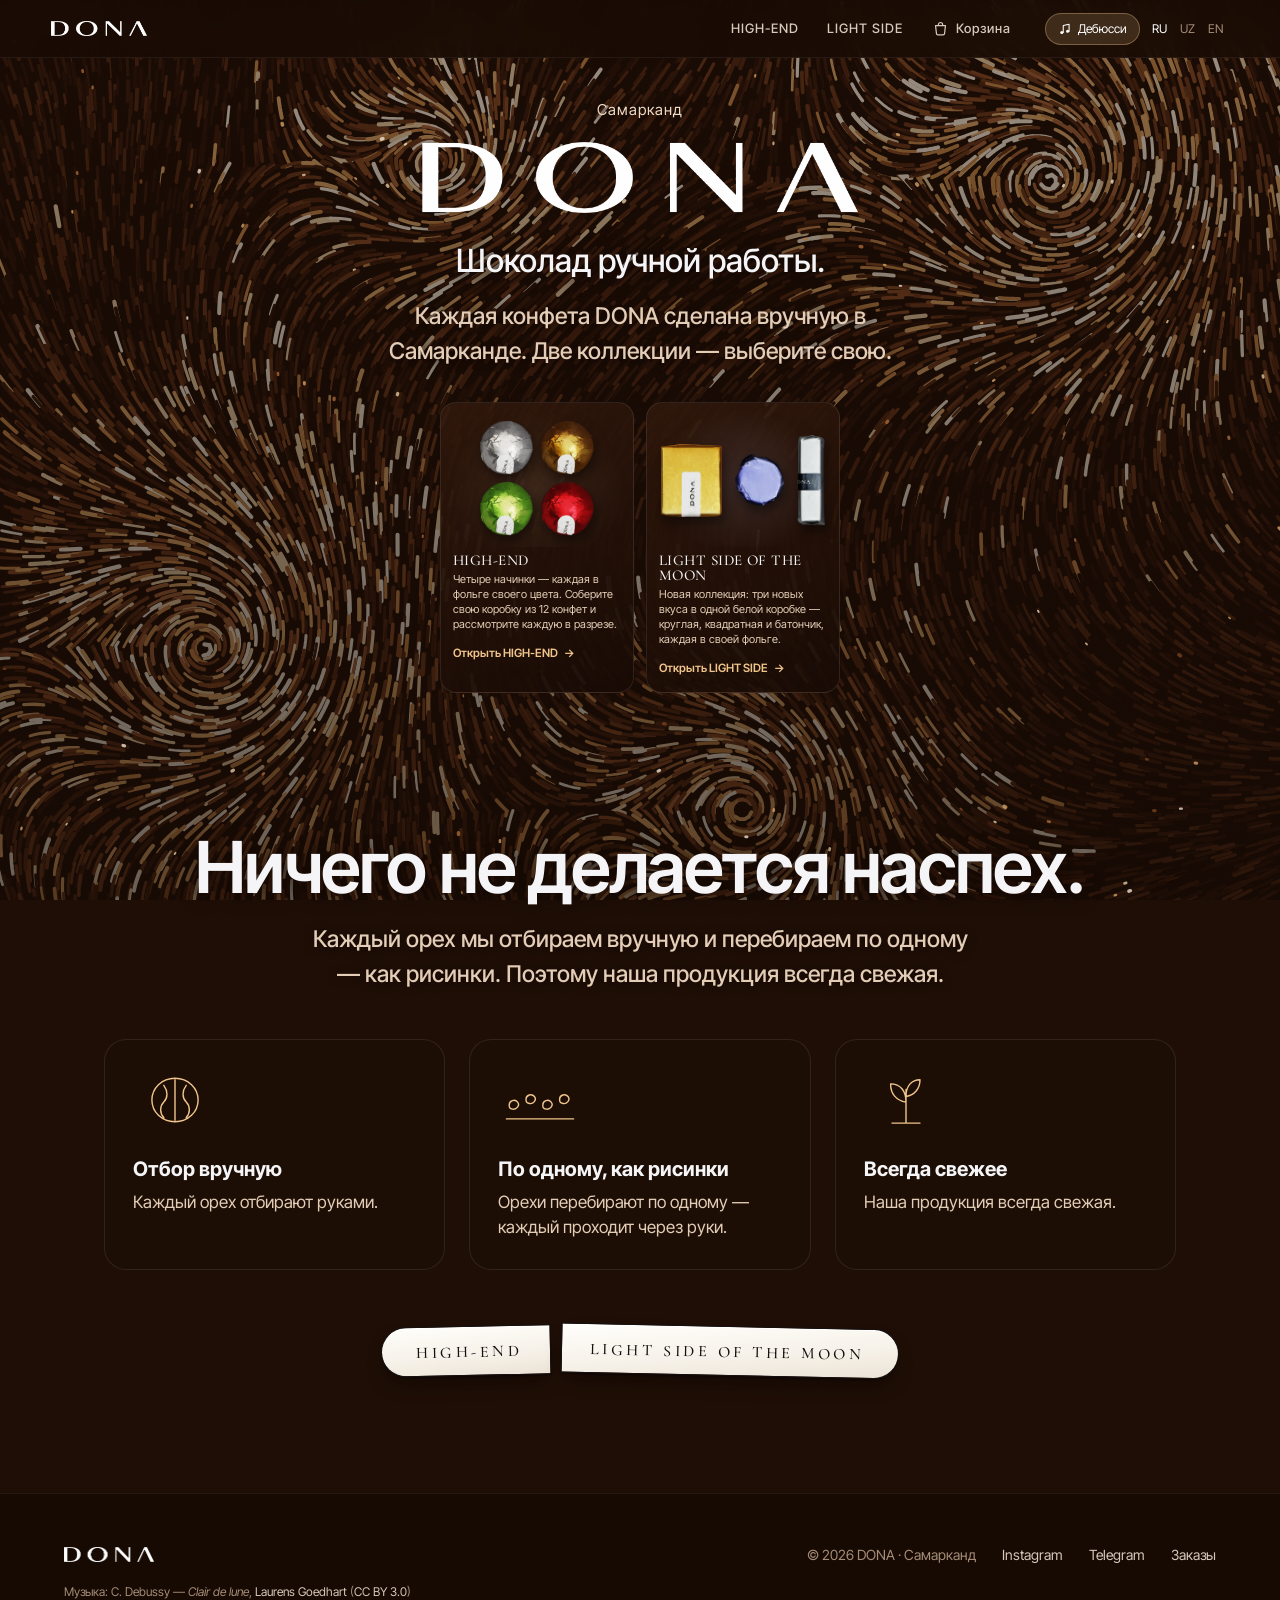
<file: index.html>
<!DOCTYPE html>
<html lang="ru">
<head>
<meta charset="utf-8">
<meta name="viewport" content="width=device-width, initial-scale=1">
<title>DONA — шоколад ручной работы, Самарканд</title>
<meta name="description" content="DONA — шоколад ручной работы из Самарканда. Две коллекции: HIGH-END и LIGHT SIDE OF THE MOON.">
<meta name="theme-color" content="#1e0e06">
<link rel="icon" href="/assets/logo-oval.webp">
<link rel="preconnect" href="https://fonts.googleapis.com"><link rel="preconnect" href="https://fonts.gstatic.com" crossorigin>
<link href="https://fonts.googleapis.com/css2?family=Cormorant+Garamond:wght@400;500&family=Inter+Tight:wght@300;400;500;600;700&display=swap" rel="stylesheet">
<link rel="stylesheet" href="/css/site.css?v=18">
<link rel="preload" as="image" href="/media/he-box.webp?v=7">
</head>
<body data-page="home">
<main>
 <section class="hero">
  <p class="where" data-en="Samarkand" data-uz="Samarqand">Самарканд</p>
  <h1><img src="/assets/logo-word.webp" alt="DONA"></h1>
  <p class="tag" data-en="Handmade chocolate." data-uz="Qo‘lda tayyorlangan shokolad.">Шоколад ручной работы.</p>
  <p class="sub" style="margin-top:14px" data-en="Every DONA piece is made by hand in Samarkand. Two collections — choose yours." data-uz="DONA ning har bir konfeti Samarqandda qo‘lda tayyorlanadi. Ikki to‘plam — o‘zingiznikini tanlang.">Каждая конфета DONA сделана вручную в Самарканде. Две коллекции — выберите свою.</p>
 </section>

 <section class="wrap lines-sec" id="lines">
   <div class="lines">
    <a class="line he rv" href="/high-end">
     <div class="pic"><div class="lsset" role="img" aria-label="Четыре конфеты HIGH-END в серебряной, золотой, зелёной и красной фольге" style="aspect-ratio:1460/1460"><img class="lp" src="/media/hp-macadamia.webp?v=15" alt="" style="left:1.37%;top:1.37%;width:45.21%;--d:0.00s;--r:-1.2deg"><img class="lp" src="/media/hp-chamoq.webp?v=15" alt="" style="left:53.42%;top:1.37%;width:45.21%;--d:0.53s;--r:0.4deg"><img class="lp" src="/media/hp-pistachio.webp?v=15" alt="" style="left:1.37%;top:53.42%;width:45.21%;--d:1.06s;--r:-0.8deg"><img class="lp" src="/media/hp-walnuts.webp?v=15" alt="" style="left:53.42%;top:53.42%;width:45.21%;--d:1.59s;--r:0.8deg"></div></div>
     <div class="txt">
      <h3>HIGH-END</h3>
      <p data-en="Four fillings, each in its own colour of foil. Build your own box of 12 and see every candy cut in 3D." data-uz="To‘rtta ichlik, har biri o‘z rangli folgasida. 12 talik qutingizni yig‘ing va har bir konfetni kesimda ko‘ring.">Четыре начинки — каждая в фольге своего цвета. Соберите свою коробку из 12 конфет и рассмотрите каждую в разрезе.</p>
      <span class="go" data-en="Open HIGH-END" data-uz="HIGH-END ni ochish">Открыть HIGH-END</span>
     </div>
    </a>
    <a class="line lsm rv" href="/light-side">
     <div class="pic"><div class="lsset" role="img" aria-label="Три конфеты LIGHT SIDE OF THE MOON: золотая квадратная, фиолетовая круглая и серебряный батончик" style="aspect-ratio:1395/767"><img class="lp" src="/media/lh-sq.webp?v=15" alt="" style="left:0.00%;top:9.52%;width:37.20%;--d:0.00s;--r:-1.2deg"><img class="lp" src="/media/lh-rd.webp?v=15" alt="" style="left:45.09%;top:21.25%;width:30.11%;--d:0.53s;--r:0.4deg"><img class="lp" src="/media/lh-br.webp?v=15" alt="" style="left:83.08%;top:0.00%;width:16.92%;--d:1.06s;--r:-0.8deg"></div></div>
     <div class="txt">
      <h3>LIGHT SIDE OF THE MOON</h3>
      <p data-en="The new collection: three new flavours in one white box — round, square and a bar, each in its own foil." data-uz="Yangi to‘plam: bitta oq qutida uchta yangi ta’m — dumaloq, kvadrat va batoncha, har biri o‘z folgasida.">Новая коллекция: три новых вкуса в одной белой коробке — круглая, квадратная и батончик, каждая в своей фольге.</p>
      <span class="go" data-en="Open LIGHT SIDE" data-uz="LIGHT SIDE ni ochish">Открыть LIGHT SIDE</span>
     </div>
    </a>
   </div>
 </section>

 <section class="pad">
  <div class="wrap center">
   <h2 class="big rv" data-en="Nothing is rushed." data-uz="Hech narsa shoshilmay qilinadi.">Ничего не делается наспех.</h2>
   <p class="sub rv" data-en="Every nut is selected by hand and sorted one by one — like grains of rice. That is why our chocolates are always fresh." data-uz="Har bir yong‘oq qo‘lda tanlanadi va birma-bir — guruch donalaridek saralanadi. Shuning uchun mahsulotimiz doim yangi.">Каждый орех мы отбираем вручную и перебираем по одному — как рисинки. Поэтому наша продукция всегда свежая.</p>
   <div class="trio" style="text-align:left">
    <div class="tc rv"><svg viewBox="0 0 120 90" aria-hidden="true"><path d="M60 14c-19 0-33 14-33 31s14 31 33 31 33-14 33-31S79 14 60 14zM60 16v58M44 24c6 8 6 18 0 24s-6 16 0 22M76 24c-6 8-6 18 0 24s6 16 0 22"/></svg>
     <h3 data-en="Selected by hand" data-uz="Qo‘lda tanlanadi">Отбор вручную</h3><p data-en="Every nut is chosen by hand." data-uz="Har bir yong‘oq qo‘lda tanlanadi.">Каждый орех отбирают руками.</p></div>
    <div class="tc rv"><svg viewBox="0 0 120 90" aria-hidden="true"><path d="M16 52c0-6 8-9 12-4s-2 11-7 10-5-3-5-6zM40 44c0-6 8-9 12-4s-2 11-7 10-5-3-5-6zM64 52c0-6 8-9 12-4s-2 11-7 10-5-3-5-6zM88 44c0-6 8-9 12-4s-2 11-7 10-5-3-5-6zM12 72h96"/></svg>
     <h3 data-en="One by one, like rice" data-uz="Birma-bir, guruchdek">По одному, как рисинки</h3><p data-en="Nuts are sorted one at a time, each through someone’s hands." data-uz="Yong‘oqlar birma-bir saralanadi — har biri qo‘ldan o‘tadi.">Орехи перебирают по одному — каждый проходит через руки.</p></div>
    <div class="tc rv"><svg viewBox="0 0 120 90" aria-hidden="true"><path d="M60 78V30M60 48c-14-2-22-12-22-26 14 0 22 10 22 26zM60 40c12-2 20-11 20-24-12 0-20 9-20 24zM40 78h40"/></svg>
     <h3 data-en="Always fresh" data-uz="Doim yangi">Всегда свежее</h3><p data-en="Our chocolates are always fresh." data-uz="Mahsulotimiz doim yangi.">Наша продукция всегда свежая.</p></div>
   </div>
   <div class="row-acts" style="justify-content:center;margin-top:56px">
    <a class="stk" href="/high-end">HIGH-END</a>
    <a class="stk r" href="/light-side">LIGHT SIDE OF THE MOON</a>
   </div>
  </div>
 </section>
</main>
<script src="/js/site.js?v=12"></script>
</body>
</html>
</file>
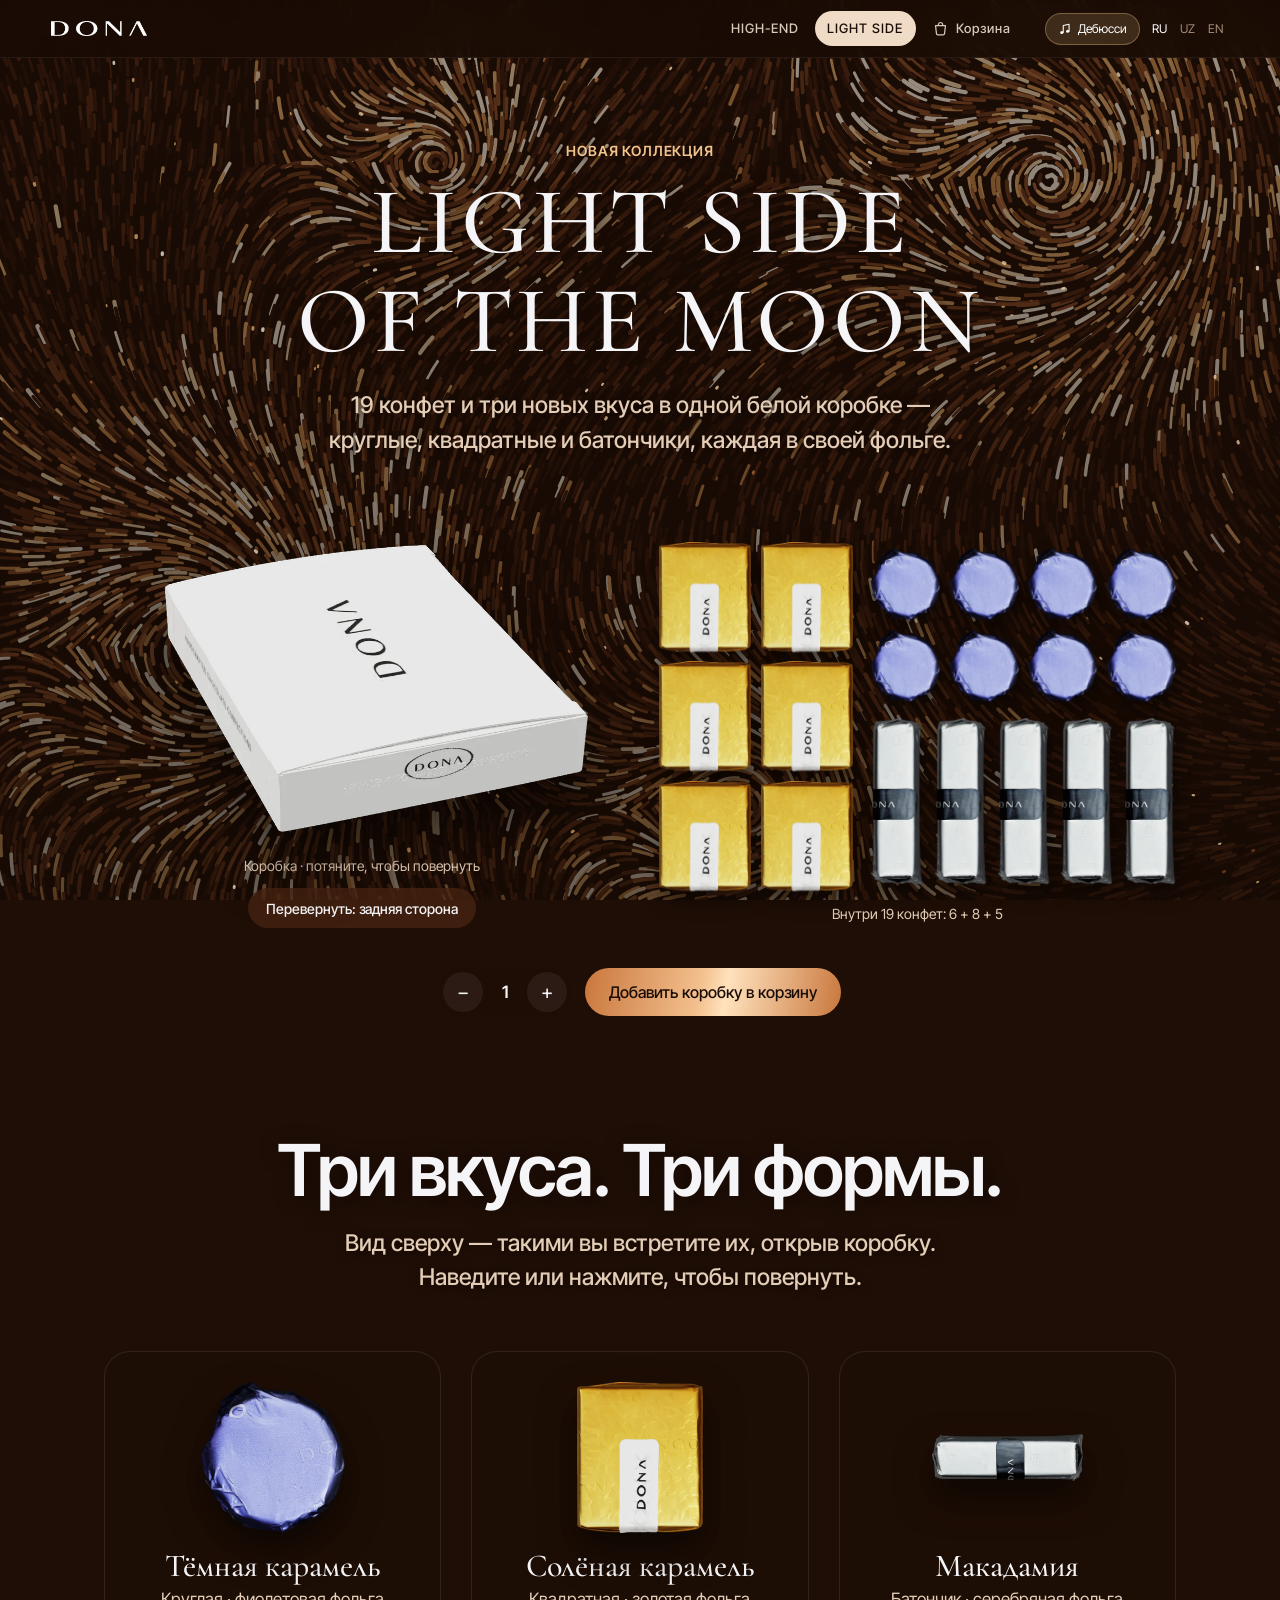
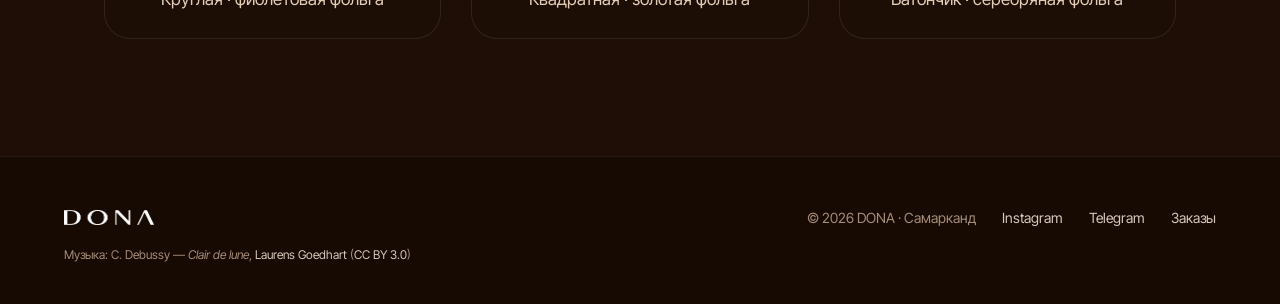
<file: light-side.html>
<!DOCTYPE html>
<html lang="ru">
<head>
<meta charset="utf-8">
<meta name="viewport" content="width=device-width, initial-scale=1">
<title>LIGHT SIDE OF THE MOON — DONA</title>
<meta name="description" content="DONA LIGHT SIDE OF THE MOON: три новых вкуса в одной белой коробке — круглая, квадратная и батончик.">
<meta name="theme-color" content="#1e0e06">
<link rel="icon" href="/assets/logo-oval.webp">
<link rel="preconnect" href="https://fonts.googleapis.com"><link rel="preconnect" href="https://fonts.gstatic.com" crossorigin>
<link href="https://fonts.googleapis.com/css2?family=Cormorant+Garamond:wght@400;500&family=Inter+Tight:wght@300;400;500;600;700&display=swap" rel="stylesheet">
<link rel="stylesheet" href="/css/site.css?v=18">
<link rel="preload" as="image" href="/media/ls-box.webp?v=7">
</head>
<body data-page="lsm">
<main>
 <header class="phead wrap center">
  <p class="kicker" data-en="New collection" data-uz="Yangi to‘plam">Новая коллекция</p>
  <h1 class="big serif" style="font-size:clamp(44px,7.4vw,104px);letter-spacing:.04em">LIGHT SIDE OF THE MOON</h1>
  <p class="sub" data-en="19 chocolates and three new flavours in one white box — rounds, squares and bars, each in its own foil." data-uz="Bitta oq qutida uchta yangi ta’m — dumaloq, kvadrat va batoncha, har biri o‘z folgasida.">19 конфет и три новых вкуса в одной белой коробке — круглые, квадратные и батончики, каждая в своей фольге.</p>
 </header>

 <section class="wrap">
  <div class="lsduo">
   <figure class="rv">
    <div class="turn" id="turn" role="img" aria-label="3D-макет белой коробки LIGHT SIDE OF THE MOON"><img id="turn-img" src="/media/lsbox/05.webp?v=8" alt="" draggable="false"></div>
    <figcaption data-en="The box · drag to turn" data-uz="Quti · aylantirish uchun torting">Коробка · потяните, чтобы повернуть</figcaption>
    <button class="btn ghost flipb" type="button" id="flip" data-en="Turn over: back side" data-uz="Ag‘darish: orqa tomoni">Перевернуть: задняя сторона</button>
   </figure>
   <figure class="rv">
    <div class="lsset" role="img" aria-label="Внутри 19 конфет: 6 квадратных в золотой фольге, 8 круглых в фиолетовой и 5 серебряных батончиков" style="aspect-ratio:2240/1514"><img class="lp" src="/media/lsp-sq.webp?v=14" alt="" style="left:0.00%;top:0.00%;width:17.86%;--d:0.00s;--r:-1.2deg"><img class="lp" src="/media/lsp-sq.webp?v=14" alt="" style="left:19.64%;top:0.00%;width:17.86%;--d:0.37s;--r:0.4deg"><img class="lp" src="/media/lsp-sq.webp?v=14" alt="" style="left:0.00%;top:34.21%;width:17.86%;--d:0.74s;--r:-0.8deg"><img class="lp" src="/media/lsp-sq.webp?v=14" alt="" style="left:19.64%;top:34.21%;width:17.86%;--d:1.11s;--r:0.8deg"><img class="lp" src="/media/lsp-sq.webp?v=14" alt="" style="left:0.00%;top:68.43%;width:17.86%;--d:1.48s;--r:-0.4deg"><img class="lp" src="/media/lsp-sq.webp?v=14" alt="" style="left:19.64%;top:68.43%;width:17.86%;--d:1.85s;--r:1.2deg"><img class="lp" src="/media/lsp-rd.webp?v=14" alt="" style="left:41.07%;top:1.85%;width:13.39%;--d:2.22s;--r:0.0deg"><img class="lp" src="/media/lsp-rd.webp?v=14" alt="" style="left:56.25%;top:1.85%;width:13.39%;--d:2.59s;--r:-1.2deg"><img class="lp" src="/media/lsp-rd.webp?v=14" alt="" style="left:71.43%;top:1.85%;width:13.39%;--d:0.36s;--r:0.4deg"><img class="lp" src="/media/lsp-rd.webp?v=14" alt="" style="left:86.61%;top:1.85%;width:13.39%;--d:0.73s;--r:-0.8deg"><img class="lp" src="/media/lsp-rd.webp?v=14" alt="" style="left:41.07%;top:25.23%;width:13.39%;--d:1.10s;--r:0.8deg"><img class="lp" src="/media/lsp-rd.webp?v=14" alt="" style="left:56.25%;top:25.23%;width:13.39%;--d:1.47s;--r:-0.4deg"><img class="lp" src="/media/lsp-rd.webp?v=14" alt="" style="left:71.43%;top:25.23%;width:13.39%;--d:1.84s;--r:1.2deg"><img class="lp" src="/media/lsp-rd.webp?v=14" alt="" style="left:86.61%;top:25.23%;width:13.39%;--d:2.21s;--r:0.0deg"><img class="lp" src="/media/lsp-br.webp?v=14" alt="" style="left:41.07%;top:50.59%;width:9.91%;--d:2.58s;--r:-1.2deg"><img class="lp" src="/media/lsp-br.webp?v=14" alt="" style="left:53.30%;top:50.59%;width:9.91%;--d:0.35s;--r:0.4deg"><img class="lp" src="/media/lsp-br.webp?v=14" alt="" style="left:65.54%;top:50.59%;width:9.91%;--d:0.72s;--r:-0.8deg"><img class="lp" src="/media/lsp-br.webp?v=14" alt="" style="left:77.77%;top:50.59%;width:9.91%;--d:1.09s;--r:0.8deg"><img class="lp" src="/media/lsp-br.webp?v=14" alt="" style="left:90.00%;top:50.59%;width:9.91%;--d:1.46s;--r:-0.4deg"></div>
    <figcaption data-en="Inside: 19 chocolates — 6 + 8 + 5" data-uz="Ichida: 19 ta konfet — 6 + 8 + 5">Внутри 19 конфет: 6 + 8 + 5</figcaption>
   </figure>
  </div>
  <div class="buy rv">
   <div class="qty" role="group" aria-label="Количество"><button type="button" id="qm">−</button><span id="qv">1</span><button type="button" id="qp">+</button></div>
   <button class="btn gold" type="button" id="b-add" data-en="Add box to cart" data-uz="Qutini savatga qo‘shish">Добавить коробку в корзину</button>
  </div>
 </section>

 <section class="pad">
  <div class="wrap">
   <div class="center rv">
    <h2 class="big" data-en="Three flavours. Three shapes." data-uz="Uchta ta’m. Uchta shakl.">Три вкуса. Три формы.</h2>
    <p class="sub" data-en="Seen from above — the way you meet them when you open the box. Hover or tap to turn them." data-uz="Yuqoridan — qutini ochganingizda ularni shunday ko‘rasiz. Aylantirish uchun ustiga olib boring yoki bosing.">Вид сверху — такими вы встретите их, открыв коробку. Наведите или нажмите, чтобы повернуть.</p>
   </div>
   <div class="lsrow" id="lsrow"></div>
  </div>
 </section>
</main>
<script src="/js/site.js?v=12"></script>
<script>
(function(){
const D=window.DONA,{$,$$,T}=D;
const LS=[
 {k:'dark_caramel',c:'#7f7ae0',ru:['Тёмная карамель','Круглая · фиолетовая фольга'],en:['Dark Caramel','Round · violet foil'],uz:['Qora karamel','Dumaloq · binafsha folga']},
 {k:'salted_caramel',c:'#e6b54a',ru:['Солёная карамель','Квадратная · золотая фольга'],en:['Salted Caramel','Square · gold foil'],uz:['Tuzli karamel','Kvadrat · oltin folga']},
 {k:'macadamia_bar',c:'#cfd3d8',ru:['Макадамия','Батончик · серебряная фольга'],en:['Macadamia','Bar · silver foil'],uz:['Makadamiya','Batoncha · kumush folga']}
];
$('#lsrow').innerHTML=LS.map(x=>`<div class="lsc rv" style="--c:${x.c}" tabindex="0">
 <div class="pic"><img class="top" src="/media/ls-top-${x.k}.webp?v=7" alt="" loading="lazy"><img class="side" src="/media/ls-side-${x.k}.webp?v=7" alt="" loading="lazy"></div>
 <h3 data-en="${x.en[0]}" data-uz="${x.uz[0]}">${x.ru[0]}</h3>
 <p data-en="${x.en[1]}" data-uz="${x.uz[1]}">${x.ru[1]}</p>
</div>`).join('');
{const row=$('#lsrow'),cards=$$('.lsc',row);row.insertAdjacentHTML('afterend','<div class="lsdots" aria-hidden="true">'+cards.map(()=>'<i></i>').join('')+'</div>');
 const dots=$$('.lsdots i');const upd=()=>{const c=row.scrollLeft+row.clientWidth/2;let b=0,bd=1e9;cards.forEach((k,i)=>{const d=Math.abs(k.offsetLeft+k.offsetWidth/2-c);if(d<bd){bd=d;b=i}});dots.forEach((d,i)=>d.classList.toggle('on',i===b))};
 row.addEventListener('scroll',upd,{passive:true});upd();}
$$('.lsc').forEach(c=>{c.onclick=()=>c.classList.toggle('flip');c.onkeydown=e=>{if(e.key==='Enter'||e.key===' '){e.preventDefault();c.classList.toggle('flip')}}});
let q=1;const qv=$('#qv');
$("#qm").onclick=()=>{q=Math.max(1,q-1);qv.textContent=q};
$("#qp").onclick=()=>{q=Math.min(50,q+1);qv.textContent=q};
(function(){const t=$('#turn'),im=$('#turn-img'),n=36;let dir='lsbox';const src=i=>`/media/${dir}/${String(i).padStart(2,'0')}.webp?v=8`;
 for(const d of ['lsbox','lsbox-b'])for(let i=0;i<n;i++){const p=new Image();p.src=`/media/${d}/${String(i).padStart(2,'0')}.webp?v=8`}
 $('#flip').onclick=()=>{dir=dir==='lsbox'?'lsbox-b':'lsbox';$('#flip').textContent=dir==='lsbox'?T('Перевернуть: задняя сторона','Turn over: back side','Ag‘darish: orqa tomoni'):T('Перевернуть: лицевая сторона','Turn over: front side','Ag‘darish: old tomoni');set()};
 let f=5,drag=0,x=0,acc=0,idle=0;const set=()=>{im.src=src(((Math.round(f)%n)+n)%n)};
 t.addEventListener('pointerdown',e=>{drag=1;x=e.clientX;t.setPointerCapture(e.pointerId)});
 t.addEventListener('pointermove',e=>{if(!drag)return;f-=(e.clientX-x)/12;x=e.clientX;set()});
 const up=()=>{drag=0;idle=performance.now()};t.addEventListener('pointerup',up);t.addEventListener('pointercancel',up);
 if(!D.reduce)setInterval(()=>{if(!drag&&performance.now()-idle>2500){f+=1;set()}},140)})();
$('#b-add').onclick=()=>{D.cart.add({type:'lsm',qty:q});
 D.toast(`<span data-en="Added to cart" data-uz="Savatga qo‘shildi">Добавлено в корзину</span> <a href="/cart" data-en="Open cart →" data-uz="Savatni ochish →">Открыть корзину →</a>`);q=1;qv.textContent=q};
})();
</script>
</body>
</html>
</file>
<file: css/site.css>
/* DONA — shared styles for every page */
[hidden]{display:none!important}
:root{color-scheme:dark;--bg:#1e0e06;--ink:#f5f5f7;--mute:#a58c78;--soft:#e3cdb6;--cream:#f0dcc6;--gold:#f0c48a;--card:rgba(30,14,6,.86);--line:rgba(255,255,255,.09);--serif:"Cormorant Garamond",Georgia,serif}
*{box-sizing:border-box;min-width:0}
html{scroll-behavior:smooth;scroll-padding-top:64px;overflow-x:clip}
body{margin:0;background:var(--bg);color:var(--ink);font:17px/1.5 "Inter Tight",system-ui,-apple-system,sans-serif;overflow-x:clip;-webkit-font-smoothing:antialiased}
a{color:inherit}img,video{display:block;max-width:100%}button{font:inherit;color:inherit}
:focus-visible{outline:2px solid var(--gold);outline-offset:3px}
#paint{position:fixed;inset:0;width:100%;height:100%;z-index:0;pointer-events:none}
main,footer{position:relative;z-index:1}
main{min-height:calc(100svh - 120px)}

/* ---------- top navigation ---------- */
nav.top{position:fixed;top:0;left:0;right:0;z-index:30;height:58px;display:flex;align-items:center;gap:22px;padding:0 max(4vw,16px);background:rgba(26,12,5,.92);backdrop-filter:saturate(1.4) blur(12px);-webkit-backdrop-filter:saturate(1.4) blur(12px);border-bottom:1px solid rgba(255,255,255,.06);font-size:13px}
nav.top .home{margin-right:auto;display:flex;align-items:center;min-height:44px}
nav.top .home img{width:96px}
nav.top .pg{display:flex;gap:4px;align-items:center}
nav.top .pg a{text-decoration:none;color:#d8c9bb;padding:8px 12px;border-radius:999px;letter-spacing:.08em;font-weight:500;transition:background .2s,color .2s;white-space:nowrap}
nav.top .pg a:hover{color:#fff;background:rgba(255,255,255,.06)}
nav.top .pg a[aria-current=page]{color:#1a0c06;background:var(--cream)}
nav.top .cart{position:relative;display:inline-flex;align-items:center;gap:7px}
nav.top .cart svg{width:17px;height:17px}
.badge{min-width:19px;height:19px;padding:0 5px;border-radius:10px;background:var(--gold);color:#1a0c06;font-size:11px;font-weight:700;display:inline-grid;place-items:center;transition:transform .25s}
.badge:empty,.badge[data-n="0"]{display:none}
.badge.bump{transform:scale(1.35)}
.tools{display:flex;gap:6px;align-items:center}
.lang{display:flex;gap:1px}
.lang button{background:none;border:0;color:var(--mute);font-size:12px;padding:8px 6px;min-height:36px;cursor:pointer;border-radius:8px}
.lang button[aria-pressed=true]{color:#fff}
.mus{display:inline-flex;align-items:center;gap:6px;border:1px solid rgba(240,196,138,.35);background:none;color:#d8c9bb;border-radius:999px;padding:6px 12px;min-height:32px;cursor:pointer;font-size:12px}
.mus svg{width:14px;height:14px}.mus[aria-pressed=true]{background:rgba(240,196,138,.16);color:#fff}
.mcart{display:none;position:relative;width:40px;height:40px;place-items:center;color:#d8c9bb}.mcart svg{width:20px;height:20px}.mcart .badge{position:absolute;top:2px;right:0}
.burger{display:none;background:none;border:0;width:40px;height:40px;cursor:pointer;border-radius:10px}
.burger svg{width:22px;height:22px}
@media(max-width:860px){
 nav.top{gap:10px}
 .mus span{display:none}
 nav.top .pg{position:fixed;top:58px;left:0;right:0;flex-direction:column;align-items:stretch;gap:2px;padding:10px 16px 18px;background:rgba(26,12,5,.98);border-bottom:1px solid rgba(255,255,255,.06);transform:translateY(-8px);opacity:0;pointer-events:none;transition:.25s}
 nav.top .pg a{padding:14px 16px;font-size:15px}
 nav.top.open .pg{transform:none;opacity:1;pointer-events:auto}
 .burger,.mcart{display:grid;place-items:center}
}

/* ---------- buttons ---------- */
.btn{display:inline-flex;align-items:center;justify-content:center;gap:8px;background:#f5f5f7;color:#000;text-decoration:none;border:0;border-radius:980px;padding:12px 24px;min-height:46px;font-weight:500;font-size:16px;cursor:pointer;transition:transform .2s,background .2s,opacity .2s}
.btn:hover{background:#fff;transform:scale(1.03)}
.btn.ghost{background:rgba(70,36,18,.8);color:#f5f5f7}.btn.ghost:hover{background:rgba(95,50,26,.95)}
.btn.gold{background:linear-gradient(100deg,#c9773d,#f3c08e 45%,#ffe2bd 55%,#c9773d);color:#1a0c06}
.btn:disabled{opacity:.35;cursor:default;transform:none}
.stk{position:relative;display:inline-flex;align-items:center;justify-content:center;min-height:50px;padding:14px 28px 13px 34px;background:linear-gradient(176deg,#fffefb 0%,#f6f1e8 60%,#ebe3d6 100%);color:#151010;text-decoration:none;font:500 16px/1 var(--serif);letter-spacing:.22em;text-transform:uppercase;border:1.3px solid #151010;border-radius:999px 5px 5px 999px;box-shadow:inset 0 1px 0 #fff,0 1px 1px rgba(10,4,1,.5),0 10px 20px -8px rgba(10,4,1,.7);transform:rotate(-1.2deg);transition:transform .3s,box-shadow .3s;white-space:nowrap}
.stk.r{border-radius:5px 999px 999px 5px;padding:14px 34px 13px 28px;transform:rotate(1.2deg)}
.stk:hover,.stk:focus-visible{transform:rotate(-2.4deg) translateY(-2px)}
.stk.r:hover,.stk.r:focus-visible{transform:rotate(2.2deg) translateY(-2px)}
@media(max-width:600px){.stk{font-size:13px;letter-spacing:.16em;padding:12px 18px 11px 24px}.stk.r{padding:12px 24px 11px 18px}}

/* ---------- type ---------- */
.big{font-size:clamp(36px,5.6vw,72px);line-height:1.04;letter-spacing:-.025em;font-weight:600;margin:0;text-wrap:balance;text-shadow:0 2px 18px rgba(22,10,4,.9)}
.serif{font-family:var(--serif);font-weight:500;letter-spacing:0}
.sub{color:var(--soft);font-size:clamp(18px,1.9vw,23px);font-weight:500;margin:18px 0 0;max-width:660px;text-shadow:0 1px 10px rgba(22,10,4,.9)}
.kicker{color:var(--gold);font-size:14px;font-weight:600;letter-spacing:.06em;text-transform:uppercase;margin:0 0 12px;text-shadow:0 1px 8px #1a0b04}
.center{text-align:center}.center .sub{margin-left:auto;margin-right:auto}
.wrap{max-width:1200px;margin:0 auto;padding:0 max(5vw,18px)}
section{position:relative}
.pad{padding:clamp(80px,13vh,150px) 0}

/* ---------- hero (home) ---------- */
.hero{min-height:100svh;display:flex;flex-direction:column;align-items:center;justify-content:center;text-align:center;padding:96px 18px 5vh}
.hero .where{color:var(--cream);text-shadow:0 1px 8px #1a0b04;font-size:15px;margin:0 0 20px;letter-spacing:.06em}
.hero h1{margin:0;line-height:0}.hero h1 img{width:clamp(220px,34vw,440px)}
.hero .tag{font-size:clamp(22px,3vw,32px);font-weight:500;margin:24px 0 0;text-shadow:0 2px 18px rgba(22,10,4,.9)}
.four{display:grid;grid-template-columns:repeat(4,minmax(0,1fr));gap:clamp(6px,2vw,32px);width:min(1180px,100%);margin-top:clamp(26px,6vh,70px)}
.four figure{margin:0;display:flex;flex-direction:column;align-items:center}
.four figcaption{font:500 clamp(14px,1.6vw,21px)/1.15 var(--serif);color:var(--cream);text-shadow:0 1px 8px #1a0b04;margin-top:-2px}
.spin{position:relative;width:100%;aspect-ratio:4/3}
.spin video,.spin img{position:absolute;inset:0;width:100%;height:100%;object-fit:contain}
.spin img{transition:opacity .6s}
.spin.playing img{opacity:0}
.spin.mp4 video{-webkit-mask-image:radial-gradient(closest-side,#000 74%,transparent 100%);mask-image:radial-gradient(closest-side,#000 74%,transparent 100%)}
@media(max-width:640px){.four{grid-template-columns:repeat(2,minmax(0,1fr));row-gap:18px}}
.scrollhint{margin-top:5vh;color:var(--mute);font-size:13px;letter-spacing:.1em;text-transform:uppercase}

/* ---------- two collections (home) ---------- */
.lines{display:grid;grid-template-columns:1fr 1fr;gap:clamp(16px,3vw,36px);margin-top:56px}
.line{position:relative;display:flex;flex-direction:column;border-radius:28px;overflow:hidden;background:linear-gradient(160deg,rgba(48,24,12,.92),rgba(24,11,5,.92));border:1px solid var(--line);text-decoration:none;transition:transform .4s cubic-bezier(.22,1,.36,1),border-color .3s,box-shadow .4s}
.line:hover{transform:translateY(-6px);border-color:rgba(240,196,138,.35);box-shadow:0 30px 60px -30px rgba(0,0,0,.8)}
.line .pic{aspect-ratio:4/3;display:grid;place-items:center;padding:24px 24px 0;background:radial-gradient(ellipse at 50% 60%,rgba(255,220,180,.10),transparent 65%)}
.line.lsm .pic{background:radial-gradient(ellipse at 50% 55%,rgba(220,215,255,.12),transparent 65%)}
.line .pic img{max-height:100%;object-fit:contain;filter:drop-shadow(0 24px 24px rgba(0,0,0,.55))}
.line .txt{padding:22px clamp(20px,3vw,36px) 32px}
.line h3{font:500 clamp(30px,3.4vw,44px)/1 var(--serif);margin:0;letter-spacing:.04em}
.line p{color:var(--soft);margin:12px 0 22px;font-size:17px;max-width:460px}
.line .go{display:inline-flex;align-items:center;gap:10px;font-weight:600;color:var(--gold)}
.line .go::after{content:"→";transition:transform .3s}.line:hover .go::after{transform:translateX(6px)}
.mini4{display:grid;grid-template-columns:repeat(2,1fr);gap:4px;width:100%;height:100%}
.mini4 img{width:100%;height:100%;object-fit:contain}
@media(max-width:760px){.lines{grid-template-columns:1fr}}

/* ---------- craft ---------- */
.trio{display:grid;grid-template-columns:repeat(3,1fr);gap:24px;margin-top:48px}
.tc{background:var(--card);border:1px solid var(--line);border-radius:22px;padding:28px}
.tc svg{width:84px;height:64px;stroke:var(--gold);fill:none;stroke-width:2;stroke-linecap:round;stroke-linejoin:round}
.tc h3{margin:14px 0 6px;font-size:20px}.tc p{margin:0;color:var(--soft)}
@media(max-width:760px){.trio{grid-template-columns:1fr}}

/* ---------- HIGH-END page ---------- */
.phead{padding:140px 0 40px}
.candy{display:grid;grid-template-columns:minmax(0,.9fr) minmax(0,1.1fr);gap:clamp(20px,4vw,56px);align-items:center;padding:clamp(56px,9vh,110px) 0;border-top:1px solid rgba(255,255,255,.05)}
.candy:nth-child(even) .ctext{order:2}
.candy .name{font:500 clamp(46px,6vw,84px)/1 var(--serif);margin:0;text-wrap:balance}
.candy .desc{font-size:clamp(19px,2vw,24px);line-height:1.35;font-weight:500;margin:20px 0 0;color:#f1e4d6;max-width:520px}
.candy .acts{display:flex;gap:10px;flex-wrap:wrap;margin-top:26px}
.views{display:grid;grid-template-rows:auto auto;gap:14px}
.vtabs{display:flex;gap:4px;background:rgba(30,14,6,.85);border-radius:999px;padding:4px;width:max-content;margin:0 auto}
.vtabs button{border:0;background:none;padding:8px 18px;min-height:38px;border-radius:999px;cursor:pointer;color:#d8c9bb;font-size:14px}
.vtabs button[aria-pressed=true]{background:#f5f5f7;color:#000}
.vstage{position:relative;aspect-ratio:4/3;border-radius:28px;overflow:hidden;background:radial-gradient(ellipse at 50% 55%,rgba(70,36,18,.55),rgba(20,9,4,.0) 70%)}
.vstage>.spin,.vstage>.cut3d{position:absolute;inset:0;transition:opacity .5s}
.vstage .hide{opacity:0;pointer-events:none}
.cut3d canvas{width:100%;height:100%;display:block;touch-action:none;cursor:grab}
.cut3d canvas:active{cursor:grabbing}
.cut3d .ld{position:absolute;inset:0;display:grid;place-items:center;color:var(--soft);font-size:14px;pointer-events:none;transition:opacity .4s}
.cut3d .ld b{display:block;width:140px;height:3px;border-radius:2px;background:rgba(255,255,255,.12);margin:10px auto 0;overflow:hidden}
.cut3d .ld b i{display:block;height:100%;width:0;background:var(--gold);transition:width .2s}
.cut3d .hint{position:absolute;left:50%;bottom:14px;transform:translateX(-50%);font-size:12px;color:var(--mute);white-space:nowrap;background:rgba(20,9,4,.7);padding:6px 12px;border-radius:999px;pointer-events:none}
.cut3d .zoom{position:absolute;right:14px;top:14px;display:flex;flex-direction:column;gap:6px}
.cut3d .zoom button{width:38px;height:38px;border-radius:50%;border:1px solid var(--line);background:rgba(20,9,4,.75);cursor:pointer;font-size:18px;line-height:1}
@media(max-width:860px){.candy{grid-template-columns:1fr}.candy:nth-child(even) .ctext{order:0}}

/* story / travel */
.duo{display:grid;grid-template-columns:1fr 1fr;gap:clamp(24px,5vw,72px);align-items:center}
.duo .vis{aspect-ratio:1;border-radius:28px;background:radial-gradient(ellipse at 50% 50%,rgba(70,36,18,.6),transparent 70%);display:grid;place-items:center;position:relative}
@media(max-width:860px){.duo{grid-template-columns:1fr}}
.magnet{position:relative;width:64%;aspect-ratio:1}
.magnet img{position:absolute;inset:12%;width:76%;height:76%;object-fit:contain;filter:drop-shadow(0 18px 18px rgba(0,0,0,.6));animation:hover 3.2s ease-in-out infinite}
.magnet i{position:absolute;inset:0;border-radius:50%;border:1.5px solid rgba(240,196,138,.5);animation:pulse 3.2s ease-out infinite}
.magnet i:nth-child(2){animation-delay:1.06s}.magnet i:nth-child(3){animation-delay:2.13s}
@keyframes pulse{0%{transform:scale(.55);opacity:.9}100%{transform:scale(1.15);opacity:0}}
@keyframes hover{0%,100%{transform:translateY(-3%)}50%{transform:translateY(3%)}}
.shake{width:78%;animation:shake 2.6s ease-in-out infinite}
@keyframes shake{0%,40%,100%{transform:none}44%{transform:translate(-3%,1%) rotate(-3deg)}48%{transform:translate(3%,-1%) rotate(3deg)}52%{transform:translate(-2%,1%) rotate(-2deg)}56%{transform:translate(2%,0) rotate(1.5deg)}60%{transform:none}}

/* box builder */
.bwrap{display:grid;grid-template-columns:minmax(0,1.15fr) minmax(0,.85fr);gap:clamp(24px,4vw,56px);align-items:start;margin-top:48px}
@media(max-width:900px){.bwrap{grid-template-columns:1fr}}
.seg{display:flex;gap:4px;background:rgba(30,14,6,.85);border-radius:980px;padding:4px;width:max-content;margin-bottom:18px;flex-wrap:wrap}
.seg button{border:0;background:none;padding:8px 16px;min-height:36px;border-radius:980px;cursor:pointer;color:#d2d2d7;font-size:14px;display:inline-flex;gap:8px;align-items:center}
.seg button i{width:12px;height:12px;border-radius:50%;background:var(--sw);box-shadow:inset 0 0 0 1px rgba(255,255,255,.4)}
.seg button[aria-pressed=true]{background:#f5f5f7;color:#000}
.hbox{position:relative;border-radius:14px;padding:4.5%;background:#1c1d20;box-shadow:inset 0 0 0 2px rgba(0,0,0,.6),0 40px 60px -30px rgba(0,0,0,.8);background-image:repeating-linear-gradient(8deg,rgba(255,255,255,.025) 0 3px,transparent 3px 7px)}
.hbox.white{background-color:#f1ece4}.hbox.red{background-color:#c93a27}
.hbox .grid{display:grid;grid-template-columns:repeat(4,1fr);gap:3.2%}
.slot{position:relative;aspect-ratio:1;border:0;padding:0;border-radius:50%;background:radial-gradient(circle at 50% 50%,rgba(0,0,0,.45) 0 58%,rgba(0,0,0,.2) 70%,transparent 72%);cursor:default}
.hbox.white .slot{background:radial-gradient(circle at 50% 50%,rgba(90,70,50,.22) 0 58%,rgba(90,70,50,.1) 70%,transparent 72%)}
.slot img{position:absolute;inset:-6%;width:112%;height:112%;object-fit:contain;filter:drop-shadow(0 6px 6px rgba(0,0,0,.5))}
.slot.full{cursor:pointer}.slot.full:hover img{filter:drop-shadow(0 6px 6px rgba(0,0,0,.5)) brightness(1.1)}
.slot .num{position:absolute;inset:0;display:grid;place-items:center;color:rgba(255,255,255,.25);font-size:13px}
.hbox.white .slot .num{color:rgba(60,40,20,.3)}
.boxlid{display:flex;align-items:center;justify-content:space-between;gap:16px;border-radius:10px;padding:16px 22px;margin-bottom:12px;background:#1c1d20;box-shadow:inset 0 0 0 2px rgba(0,0,0,.5)}
.boxlid.white{background:#f1ece4}.boxlid.red{background:#c93a27}
.boxlid .lm{width:min(140px,32%);aspect-ratio:1442/237;background:linear-gradient(100deg,#8e4a22,#d9915a 35%,#ffd9a8 50%,#c9773d 65%,#8e4a22);-webkit-mask:url(../assets/logo-word.webp) center/contain no-repeat;mask:url(../assets/logo-word.webp) center/contain no-repeat}
.boxlid.red .lm{background:#fff4ea}
.boxlid p{margin:0;font-size:10.5px;letter-spacing:.1em;line-height:1.5;text-align:right;color:#d9a46c}
.boxlid.white p{color:#9a5a2c}.boxlid.red p{color:#fff4ea}
.count{margin:16px 0 0;color:var(--soft);font-size:15px;text-align:center}
.count b{color:#fff}
.flav{display:grid;grid-template-columns:repeat(2,minmax(0,1fr));gap:12px}
.fl{position:relative;display:grid;justify-items:center;text-align:center;gap:6px;background:var(--card);border:1px solid var(--line);border-radius:20px;padding:14px 10px 14px;cursor:pointer;transition:background .2s,border-color .2s,transform .15s}
.fl:hover{background:rgba(48,24,12,.9);border-color:color-mix(in srgb,var(--c) 60%,#232326)}
.fl:active{transform:scale(.97)}
.fl img{width:62%;aspect-ratio:1;object-fit:contain;filter:drop-shadow(0 8px 8px rgba(0,0,0,.5))}
.fl b{font:500 20px/1.1 var(--serif)}
.fl .n{position:absolute;top:10px;right:10px;min-width:26px;height:26px;border-radius:13px;background:var(--c);color:#000;font-size:13px;font-weight:600;display:grid;place-items:center;padding:0 7px;opacity:0;transform:scale(.6);transition:.25s}
.fl .n.on{opacity:1;transform:none}
.field{margin-top:16px}
.field label{display:block;font-size:13px;color:var(--mute);margin-bottom:6px}
.field input,.field textarea{width:100%;background:rgba(20,9,4,.8);border:1px solid rgba(255,255,255,.12);border-radius:14px;padding:13px 16px;color:#fff;font:inherit;font-size:16px}
.field textarea{min-height:90px;resize:vertical}
.field input:focus,.field textarea:focus{outline:none;border-color:var(--gold)}
.row-acts{display:flex;flex-wrap:wrap;gap:10px;margin-top:20px}

/* ---------- LIGHT SIDE page ---------- */
.lsbox{position:relative;margin-top:48px;perspective:1600px}
.lsbox .lid{position:relative;border-radius:18px 18px 4px 4px;background:linear-gradient(180deg,#f7f5f1,#ebe8e2);padding:5% 6%;display:flex;flex-direction:column;align-items:center;justify-content:center;gap:10px;aspect-ratio:1920/520;transform-origin:50% 100%;transform:rotateX(18deg);box-shadow:inset 0 -18px 30px -20px rgba(0,0,0,.25)}
.lsbox .lid img{width:min(240px,32%)}
.lsbox .lid p{margin:0;color:#2a1a10;font-size:clamp(9px,1.1vw,13px);letter-spacing:.32em;text-align:center;line-height:1.7}
.lsbox .tray{position:relative;border-radius:4px 4px 18px 18px;overflow:hidden;box-shadow:0 50px 80px -40px rgba(0,0,0,.9)}
.lsbox .tray img{width:100%;height:auto}
.lsbox .flap{position:absolute;top:50%;font:600 11px/1 "Inter Tight";letter-spacing:.3em;color:#2a1a10;writing-mode:vertical-rl}
.lsrow{display:grid;grid-template-columns:repeat(3,1fr);gap:clamp(14px,2.5vw,30px);margin-top:56px}
.lsc{background:var(--card);border:1px solid var(--line);border-radius:26px;padding:20px 20px 26px;text-align:center;display:flex;flex-direction:column}
.lsc .pic{position:relative;aspect-ratio:1;display:grid;place-items:center}
.lsc .pic img{position:absolute;inset:6%;width:88%;height:88%;object-fit:contain;transition:opacity .6s,transform .6s;filter:drop-shadow(0 18px 18px rgba(0,0,0,.55))}
.lsc .pic img.side{opacity:0;transform:scale(.94)}
.lsc:hover .pic img.side,.lsc.flip .pic img.side{opacity:1;transform:none}
.lsc:hover .pic img.top,.lsc.flip .pic img.top{opacity:0;transform:scale(.94)}
.lsc h3{font:500 32px/1.05 var(--serif);margin:6px 0 4px}
.lsc p{margin:0;color:var(--soft)}
.lsc .sw{display:inline-flex;align-items:center;gap:8px;margin-top:10px;font-size:13px;color:var(--mute)}
.lsc .sw i{width:12px;height:12px;border-radius:50%;background:var(--c)}
@media(max-width:820px){.lsrow{grid-template-columns:1fr}}
.qty{display:inline-flex;align-items:center;gap:4px;background:rgba(30,14,6,.85);border-radius:999px;padding:4px}
.qty button{width:40px;height:40px;border-radius:50%;border:0;background:rgba(255,255,255,.06);cursor:pointer;font-size:20px}
.qty span{min-width:36px;text-align:center;font-weight:600}
.buy{display:flex;flex-wrap:wrap;align-items:center;justify-content:center;gap:14px;margin-top:40px}

/* ---------- cart ---------- */
.cartgrid{display:grid;grid-template-columns:minmax(0,1.2fr) minmax(0,.8fr);gap:clamp(20px,4vw,48px);align-items:start;margin-top:40px}
@media(max-width:900px){.cartgrid{grid-template-columns:1fr}}
.citem{display:grid;grid-template-columns:120px minmax(0,1fr) auto;gap:18px;align-items:center;background:var(--card);border:1px solid var(--line);border-radius:22px;padding:16px;margin-bottom:14px}
.citem .th{aspect-ratio:1;border-radius:14px;overflow:hidden;display:grid;place-items:center;background:rgba(255,255,255,.04)}
.citem .th img{width:100%;height:100%;object-fit:cover}
.citem .th .g{display:grid;grid-template-columns:repeat(4,1fr);gap:2px;padding:8px;width:100%}
.citem .th .g img{aspect-ratio:1;object-fit:contain}
.citem h3{margin:0;font:500 26px/1.1 var(--serif)}
.citem p{margin:4px 0 0;color:var(--soft);font-size:14px}
.citem .x{background:none;border:0;color:var(--mute);cursor:pointer;font-size:13px;text-decoration:underline;margin-top:8px;padding:0}
@media(max-width:560px){.citem{grid-template-columns:84px minmax(0,1fr)}.citem .qty{grid-column:1/-1;justify-self:start}}
.panel{background:var(--card);border:1px solid var(--line);border-radius:24px;padding:24px;position:sticky;top:80px}
.panel h3{margin:0 0 4px;font-size:21px}
.empty{text-align:center;padding:60px 20px;background:var(--card);border:1px solid var(--line);border-radius:24px}
.empty p{color:var(--soft)}
.done{display:none;text-align:center;background:var(--card);border:1px solid rgba(240,196,138,.3);border-radius:24px;padding:40px 24px}
.done.on{display:block}
.done .oid{font:500 40px/1 var(--serif);color:var(--gold);margin:12px 0}
.note{font-size:13px;color:var(--mute);margin-top:12px}

/* toast */
.toast{position:fixed;left:50%;bottom:24px;transform:translate(-50%,30px);z-index:50;background:#f5f5f7;color:#000;border-radius:999px;padding:12px 18px 12px 22px;display:flex;gap:14px;align-items:center;font-weight:500;opacity:0;pointer-events:none;transition:.35s cubic-bezier(.22,1,.36,1);box-shadow:0 20px 40px -10px rgba(0,0,0,.6)}
.toast.on{opacity:1;transform:translate(-50%,0);pointer-events:auto}
.toast a{color:#000;font-weight:700}

/* reveal on scroll */
.rv{opacity:0;transform:translateY(28px);transition:opacity .9s cubic-bezier(.22,1,.36,1),transform .9s cubic-bezier(.22,1,.36,1)}
.rv.in{opacity:1;transform:none}
@media(prefers-reduced-motion:reduce){.rv{opacity:1;transform:none;transition:none}*{animation:none!important}}

footer{padding:50px max(5vw,18px) 40px;display:flex;flex-wrap:wrap;gap:18px 26px;align-items:center;border-top:1px solid rgba(255,255,255,.06);background:rgba(20,9,4,.7);font-size:14px;color:var(--mute)}
footer img{width:90px;margin-right:auto}
footer a{color:#d8c9bb;text-decoration:none}footer a:hover{color:#fff}
footer .credit{flex-basis:100%;margin:0;font-size:12px}

/* ---------- v3: compact home, smaller candy photos, static cut, cart 3D box ---------- */
.hero{min-height:0;padding:clamp(84px,11vh,120px) 18px 6px}
.hero .sub{max-width:560px;margin-left:auto;margin-right:auto}
.lines-sec{padding-top:28px;padding-bottom:20px}
.lines-sec .lines{margin-top:0}
.line .pic{aspect-ratio:4/3;padding:14px 14px 0}
.line .pic img{width:100%;height:100%;max-height:none;object-fit:contain}
.line.lsm .pic img{border-radius:10px;filter:drop-shadow(0 18px 24px rgba(0,0,0,.5))}
.views{width:min(100%,240px);margin-inline:auto}
.cut3d img{position:absolute;inset:7% 5%;width:90%;height:86%;object-fit:contain;filter:drop-shadow(0 18px 20px rgba(0,0,0,.55))}
.lsc .pic{width:58%;margin:0 auto}
@media(max-width:820px){.lsc .pic{width:48%}.views{width:min(100%,200px)}}
.vstage{border-radius:20px}.vtabs button{padding:7px 14px;font-size:13px}
.citem.he{grid-template-columns:240px minmax(0,1fr) auto}
.citem .warn{color:#ff9f82}
.sc{position:relative;height:200px;perspective:820px;touch-action:none;cursor:grab;display:grid;place-items:center;border-radius:14px;background:radial-gradient(ellipse at 50% 60%,rgba(255,220,180,.07),transparent 70%)}
.sc:active{cursor:grabbing}
.cb{position:relative;width:180px;height:135px;transform-style:preserve-3d;transform:rotateX(48deg) rotateZ(-24deg)}
.cb .sh{position:absolute;inset:-12px;background:rgba(0,0,0,.55);filter:blur(14px);transform:translateZ(-2px)}
.cb .fl2{position:absolute;inset:0;background:var(--bg);display:grid;grid-template-columns:repeat(4,1fr);grid-template-rows:repeat(3,1fr);padding:3px;transform-style:preserve-3d}
.cb .fl2 img{width:112%;height:112%;margin:-6%;object-fit:contain;filter:drop-shadow(0 2px 2px rgba(0,0,0,.45))}
.cb .fl2 span{margin:12%;border-radius:50%;background:rgba(0,0,0,.28)}
.cb .wl{position:absolute;left:0;top:0;transform-origin:0 0;height:20px}
.cb .wl.bk{width:180px;transform:rotateX(90deg);background:var(--w1)}
.cb .wl.fr{width:180px;transform:translateY(135px) rotateX(90deg);background:var(--w3)}
.cb .wl.lf{width:135px;transform:rotateZ(90deg) rotateX(90deg);background:var(--w2)}
.cb .wl.rt{width:135px;transform:translateX(180px) rotateZ(90deg) rotateX(90deg);background:var(--w2)}
.hint3{position:absolute;left:0;right:0;bottom:0;margin:0;text-align:center;font-size:11px;color:var(--mute);pointer-events:none}
@media(max-width:700px){.citem.he{grid-template-columns:1fr}.citem.he .qty{justify-self:start}}
/* closed box in cart */
.cb .lidtop{position:absolute;inset:0;background:var(--bg);transform:translateZ(26px);display:flex;flex-direction:column;align-items:center;justify-content:center;gap:8px;box-shadow:inset 0 0 0 1px rgba(255,255,255,.08)}
.cb .lidtop .lm{width:58%;aspect-ratio:1442/237;background:linear-gradient(100deg,#8e4a22,#d9915a 35%,#ffd9a8 50%,#c9773d 65%,#8e4a22);-webkit-mask:url(../assets/logo-word.webp) center/contain no-repeat;mask:url(../assets/logo-word.webp) center/contain no-repeat}
.cb .lidtop.red .lm{background:#fff4ea}.cb .lidtop.white .lm{background:linear-gradient(100deg,#7a3c1a,#b66d3a 40%,#e0a46c 50%,#a85d2c 60%,#7a3c1a)}
.cb .lidtop p{margin:0;font-size:5.5px;letter-spacing:.18em;line-height:1.5;text-align:center;color:var(--ink)}
.cb .wl{height:26px}
.mvw{position:relative;height:220px;border-radius:14px;background:radial-gradient(ellipse at 50% 60%,rgba(255,220,180,.10),transparent 70%)}
.mvw model-viewer{width:100%;height:100%;--poster-color:transparent;background:transparent}
.hbox .grid,#minibox .grid{gap:clamp(6px,1.4vw,14px)}
.slot img{inset:-2%;width:104%;height:104%}
.line .pic{padding:18px 18px 10px}
.lsduo{display:grid;grid-template-columns:1fr 1fr;gap:clamp(16px,3vw,40px);align-items:center;margin-top:40px}
.lsduo figure{margin:0;text-align:center}
.lsduo figcaption{margin-top:12px;color:var(--soft);font-size:14px}
.turn{aspect-ratio:960/569;cursor:grab;touch-action:pan-y;user-select:none}
.turn:active{cursor:grabbing}
.turn img{width:100%;height:100%;object-fit:contain;filter:drop-shadow(0 30px 30px rgba(0,0,0,.55));pointer-events:none}
.lsduo .inside{width:100%;height:auto;border-radius:18px;box-shadow:0 30px 60px -30px rgba(0,0,0,.8)}
@media(max-width:820px){.lsduo{grid-template-columns:1fr}}
#mvbox{width:min(100%,720px);height:min(70vw,460px);margin:20px auto 0;display:block;background:transparent}
.lsturn{cursor:grab;touch-action:pan-y;user-select:none;display:grid;place-items:center}
.lsturn img{width:100%;height:auto;pointer-events:none;filter:drop-shadow(0 16px 18px rgba(0,0,0,.5))}
.flipb{margin-top:12px;min-height:40px;padding:8px 18px;font-size:14px}
#flow{position:fixed;inset:0;width:100%;height:100%;z-index:0;pointer-events:none}
.line .pic img{filter:drop-shadow(0 22px 22px rgba(0,0,0,.55))}.line.lsm .pic img{border-radius:0}.line .pic{padding:28px 28px 12px}
/* compact collection cards on home */
.lines-sec .lines{max-width:760px;margin-inline:auto;gap:20px}
.lines-sec .line{border-radius:22px}
.lines-sec .line .pic{aspect-ratio:4/3;padding:22px 26px 6px}
.lines-sec .line .txt{padding:14px 22px 22px}
.lines-sec .line h3{font-size:clamp(22px,2.2vw,28px)}
.lines-sec .line p{font-size:14.5px;margin:8px 0 14px}
.lines-sec .line .go{font-size:15px}
.lines-sec .line.he .pic{padding:30px 64px 10px}.lines-sec .line.lsm .pic{padding:30px 30px 10px}
/* home cards: half again */
.lines-sec .lines{max-width:400px;gap:12px}
.lines-sec .line{border-radius:16px}
.lines-sec .line .pic{padding:12px 14px 2px}
.lines-sec .line.he .pic{padding:14px 34px 4px}
.lines-sec .line.lsm .pic{padding:14px 14px 4px}
.lines-sec .line .txt{padding:6px 12px 12px}
.lines-sec .line h3{font-size:15px;letter-spacing:.03em}
.lines-sec .line p{font-size:11px;line-height:1.35;margin:4px 0 8px}
.lines-sec .line .go{font-size:11.5px;gap:6px}
@media(max-width:760px){.lines-sec .lines{grid-template-columns:1fr 1fr;max-width:400px}}
.lsduo .inside.set{border-radius:0;box-shadow:none;filter:drop-shadow(0 20px 24px rgba(0,0,0,.45))}
.lsset{position:relative;width:100%}
.lsset .lp{position:absolute;height:auto;filter:drop-shadow(4px 10px 10px rgba(0,0,0,.45));animation:lpj 3.2s ease-in-out var(--d) infinite;transform-origin:50% 60%;will-change:transform}
@keyframes lpj{0%,100%{transform:translate(0,0) rotate(0)}20%{transform:translate(.6px,-1.2px) rotate(var(--r))}40%{transform:translate(-.8px,.6px) rotate(calc(var(--r)*-.6))}60%{transform:translate(.4px,1px) rotate(calc(var(--r)*.5))}80%{transform:translate(-.5px,-.6px) rotate(calc(var(--r)*-.3))}}
@media(prefers-reduced-motion:reduce){.lsset .lp{animation:none}}
.line .pic .lsset{width:100%}.line .pic .lsset .lp{filter:drop-shadow(2px 6px 6px rgba(0,0,0,.5))}
.line .pic{display:grid;place-items:center;overflow:hidden}.line.he .pic .lsset{height:100%;width:auto;max-width:100%}
.line.he .pic .lsset{height:auto;width:72%}.lines-sec .line.he .pic{padding:10px 14px 4px}
.line .pic .lsset .lp{height:auto;max-height:none}
/* mobile: LS flavours as a swipe carousel */
@media(max-width:820px){
 .lsrow{display:flex;grid-template-columns:none;gap:12px;overflow-x:auto;scroll-snap-type:x mandatory;-webkit-overflow-scrolling:touch;padding:0 9% 8px;margin-inline:calc(-1*var(--gut,20px));scrollbar-width:none}
 .lsrow::-webkit-scrollbar{display:none}
 .lsrow .lsc{flex:0 0 82%;scroll-snap-align:center;padding:14px 14px 18px}
 .lsrow .lsc .pic{width:62%}
 .lsrow .lsc h3{font-size:26px}
 .lsdots{display:flex;justify-content:center;gap:8px;margin-top:12px}
 .lsdots i{width:7px;height:7px;border-radius:50%;background:rgba(255,255,255,.25);transition:background .3s,transform .3s}
 .lsdots i.on{background:var(--gold);transform:scale(1.25)}
}
@media(min-width:821px){.lsdots{display:none}}
/* HIGH-END: candies in foil and cut gently alive */
.vstage .spin img,.vstage .cut3d img{animation:lpj 3.4s ease-in-out infinite;--r:.9deg;transform-origin:50% 60%}
.candy:nth-child(2) .vstage img{animation-delay:.7s;--r:-.8deg}
.candy:nth-child(3) .vstage img{animation-delay:1.4s;--r:1deg}
.candy:nth-child(4) .vstage img{animation-delay:2.1s;--r:-1deg}
.vstage .cut3d img{animation-delay:1.1s}
@media(prefers-reduced-motion:reduce){.vstage img{animation:none}}
</file>
